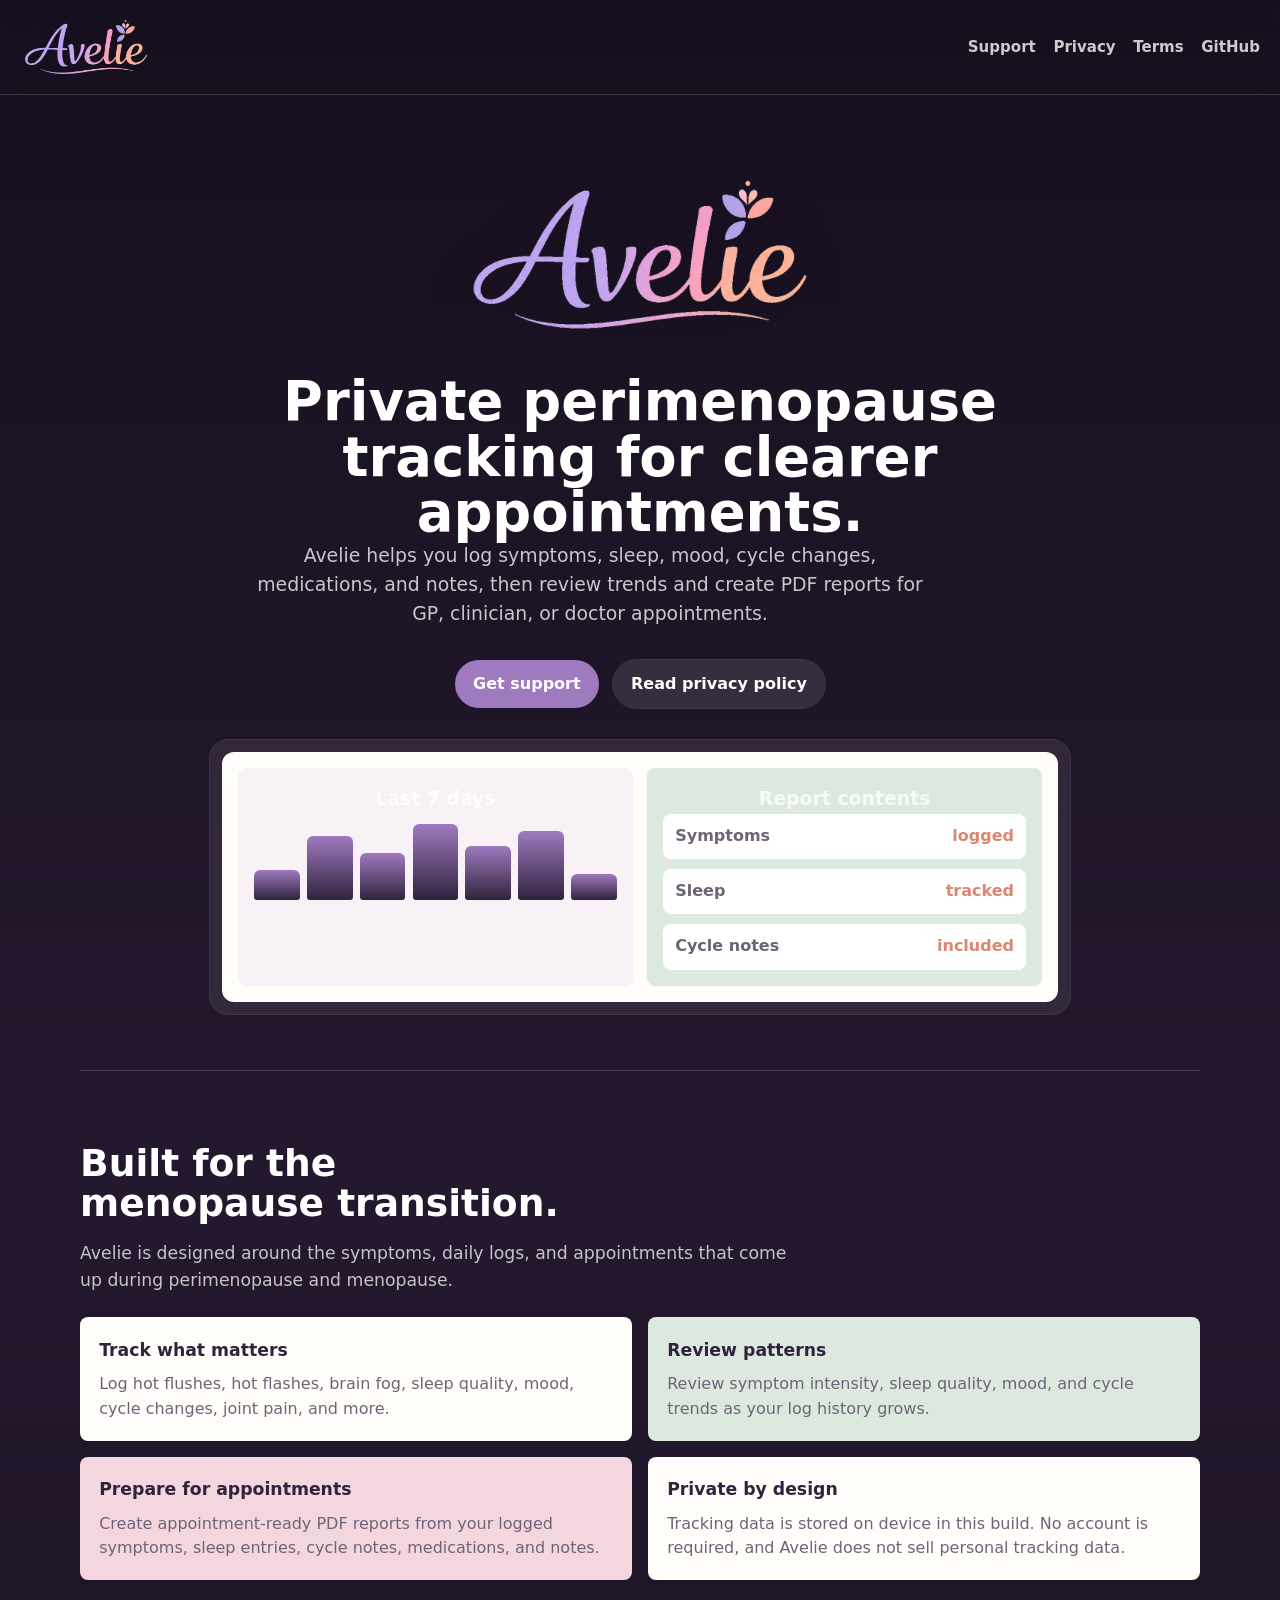
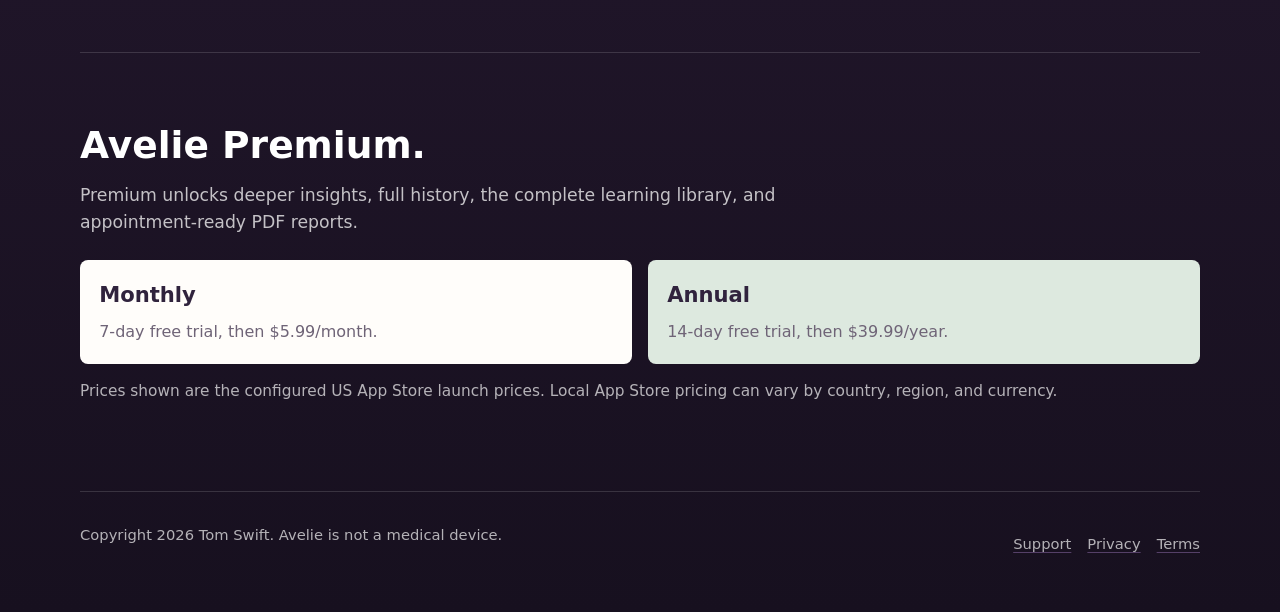
<file: docs/index.html>
<!doctype html>
<html lang="en">
  <head>
    <meta charset="utf-8">
    <meta name="viewport" content="width=device-width, initial-scale=1">
    <title>Avelie - Perimenopause Symptom Tracker</title>
    <meta name="description" content="Avelie helps users track perimenopause and menopause symptoms, review patterns, and prepare appointment-ready PDF reports.">
    <link rel="stylesheet" href="styles.css">
  </head>
  <body>
    <header class="site-header">
      <a class="brand" href="index.html" aria-label="Avelie home">
        <img src="assets/avelie-logo.png" alt="Avelie">
      </a>
      <nav class="site-nav" aria-label="Main navigation">
        <a href="support.html">Support</a>
        <a href="privacy.html">Privacy</a>
        <a href="terms.html">Terms</a>
        <a href="https://github.com/tomswiftpost/avelie">GitHub</a>
      </nav>
    </header>

    <main>
      <section class="hero">
        <img class="hero-logo" src="assets/avelie-logo.png" alt="Avelie">
        <div>
          <h1>Private perimenopause tracking for clearer appointments.</h1>
          <p>Avelie helps you log symptoms, sleep, mood, cycle changes, medications, and notes, then review trends and create PDF reports for GP, clinician, or doctor appointments.</p>
        </div>
        <div class="hero-actions">
          <a class="button" href="support.html">Get support</a>
          <a class="button secondary" href="privacy.html">Read privacy policy</a>
        </div>
        <aside class="app-preview" aria-label="Avelie app preview">
          <div class="phone-screen">
            <div class="app-card">
              <p class="mini-title">Last 7 days</p>
              <div class="bar-chart" aria-hidden="true">
                <span></span>
                <span></span>
                <span></span>
                <span></span>
                <span></span>
                <span></span>
                <span></span>
              </div>
            </div>
            <div class="app-card highlight">
              <p class="mini-title">Report contents</p>
              <div class="metric-row">
                <div class="metric"><span>Symptoms</span><strong>logged</strong></div>
                <div class="metric"><span>Sleep</span><strong>tracked</strong></div>
                <div class="metric"><span>Cycle notes</span><strong>included</strong></div>
              </div>
            </div>
          </div>
        </aside>
      </section>

      <section class="section">
        <h2>Built for the menopause transition.</h2>
        <p class="section-lead">Avelie is designed around the symptoms, daily logs, and appointments that come up during perimenopause and menopause.</p>
        <div class="feature-grid">
          <article class="feature-card">
            <h3>Track what matters</h3>
            <p>Log hot flushes, hot flashes, brain fog, sleep quality, mood, cycle changes, joint pain, and more.</p>
          </article>
          <article class="feature-card">
            <h3>Review patterns</h3>
            <p>Review symptom intensity, sleep quality, mood, and cycle trends as your log history grows.</p>
          </article>
          <article class="feature-card">
            <h3>Prepare for appointments</h3>
            <p>Create appointment-ready PDF reports from your logged symptoms, sleep entries, cycle notes, medications, and notes.</p>
          </article>
          <article class="feature-card">
            <h3>Private by design</h3>
            <p>Tracking data is stored on device in this build. No account is required, and Avelie does not sell personal tracking data.</p>
          </article>
        </div>
      </section>

      <section class="section">
        <h2>Avelie Premium.</h2>
        <p class="section-lead">Premium unlocks deeper insights, full history, the complete learning library, and appointment-ready PDF reports.</p>
        <div class="pricing">
          <article class="price-card">
            <strong>Monthly</strong>
            <span>7-day free trial, then $5.99/month.</span>
          </article>
          <article class="price-card">
            <strong>Annual</strong>
            <span>14-day free trial, then $39.99/year.</span>
          </article>
        </div>
        <p class="pricing-note">Prices shown are the configured US App Store launch prices. Local App Store pricing can vary by country, region, and currency.</p>
      </section>
    </main>

    <footer class="site-footer">
      <span>Copyright 2026 Tom Swift. Avelie is not a medical device.</span>
      <span class="footer-links">
        <a href="support.html">Support</a>
        <a href="privacy.html">Privacy</a>
        <a href="terms.html">Terms</a>
      </span>
    </footer>
  </body>
</html>
</file>
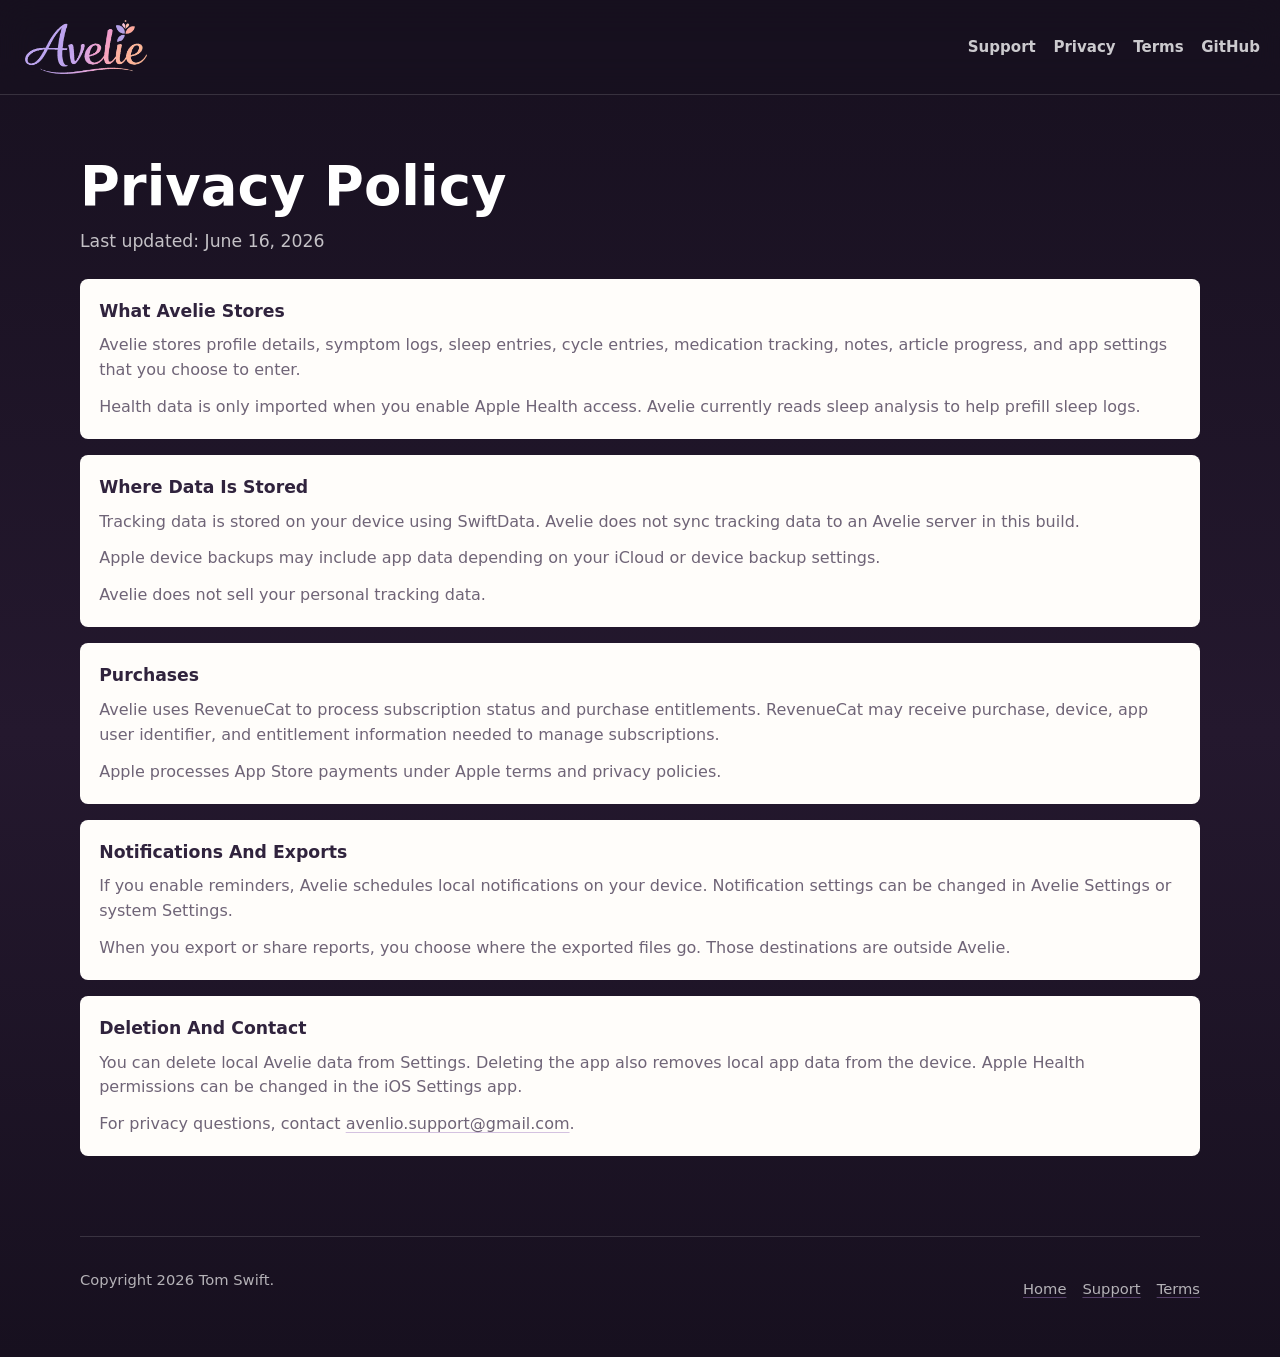
<file: docs/privacy.html>
<!doctype html>
<html lang="en">
  <head>
    <meta charset="utf-8">
    <meta name="viewport" content="width=device-width, initial-scale=1">
    <title>Avelie Privacy Policy</title>
    <meta name="description" content="Privacy policy for Avelie.">
    <link rel="stylesheet" href="styles.css">
  </head>
  <body>
    <header class="site-header">
      <a class="brand" href="index.html" aria-label="Avelie home">
        <img src="assets/avelie-logo.png" alt="Avelie">
      </a>
      <nav class="site-nav" aria-label="Main navigation">
        <a href="support.html">Support</a>
        <a href="privacy.html">Privacy</a>
        <a href="terms.html">Terms</a>
        <a href="https://github.com/tomswiftpost/avelie">GitHub</a>
      </nav>
    </header>

    <main class="legal-page">
      <h1>Privacy Policy</h1>
      <p>Last updated: June 16, 2026</p>

      <section class="legal-card">
        <h2>What Avelie Stores</h2>
        <p>Avelie stores profile details, symptom logs, sleep entries, cycle entries, medication tracking, notes, article progress, and app settings that you choose to enter.</p>
        <p>Health data is only imported when you enable Apple Health access. Avelie currently reads sleep analysis to help prefill sleep logs.</p>
      </section>

      <section class="legal-card">
        <h2>Where Data Is Stored</h2>
        <p>Tracking data is stored on your device using SwiftData. Avelie does not sync tracking data to an Avelie server in this build.</p>
        <p>Apple device backups may include app data depending on your iCloud or device backup settings.</p>
        <p>Avelie does not sell your personal tracking data.</p>
      </section>

      <section class="legal-card">
        <h2>Purchases</h2>
        <p>Avelie uses RevenueCat to process subscription status and purchase entitlements. RevenueCat may receive purchase, device, app user identifier, and entitlement information needed to manage subscriptions.</p>
        <p>Apple processes App Store payments under Apple terms and privacy policies.</p>
      </section>

      <section class="legal-card">
        <h2>Notifications And Exports</h2>
        <p>If you enable reminders, Avelie schedules local notifications on your device. Notification settings can be changed in Avelie Settings or system Settings.</p>
        <p>When you export or share reports, you choose where the exported files go. Those destinations are outside Avelie.</p>
      </section>

      <section class="legal-card">
        <h2>Deletion And Contact</h2>
        <p>You can delete local Avelie data from Settings. Deleting the app also removes local app data from the device. Apple Health permissions can be changed in the iOS Settings app.</p>
        <p>For privacy questions, contact <a href="mailto:avenlio.support@gmail.com?subject=Avelie%20privacy">avenlio.support@gmail.com</a>.</p>
      </section>
    </main>

    <footer class="site-footer">
      <span>Copyright 2026 Tom Swift.</span>
      <span class="footer-links">
        <a href="index.html">Home</a>
        <a href="support.html">Support</a>
        <a href="terms.html">Terms</a>
      </span>
    </footer>
  </body>
</html>
</file>
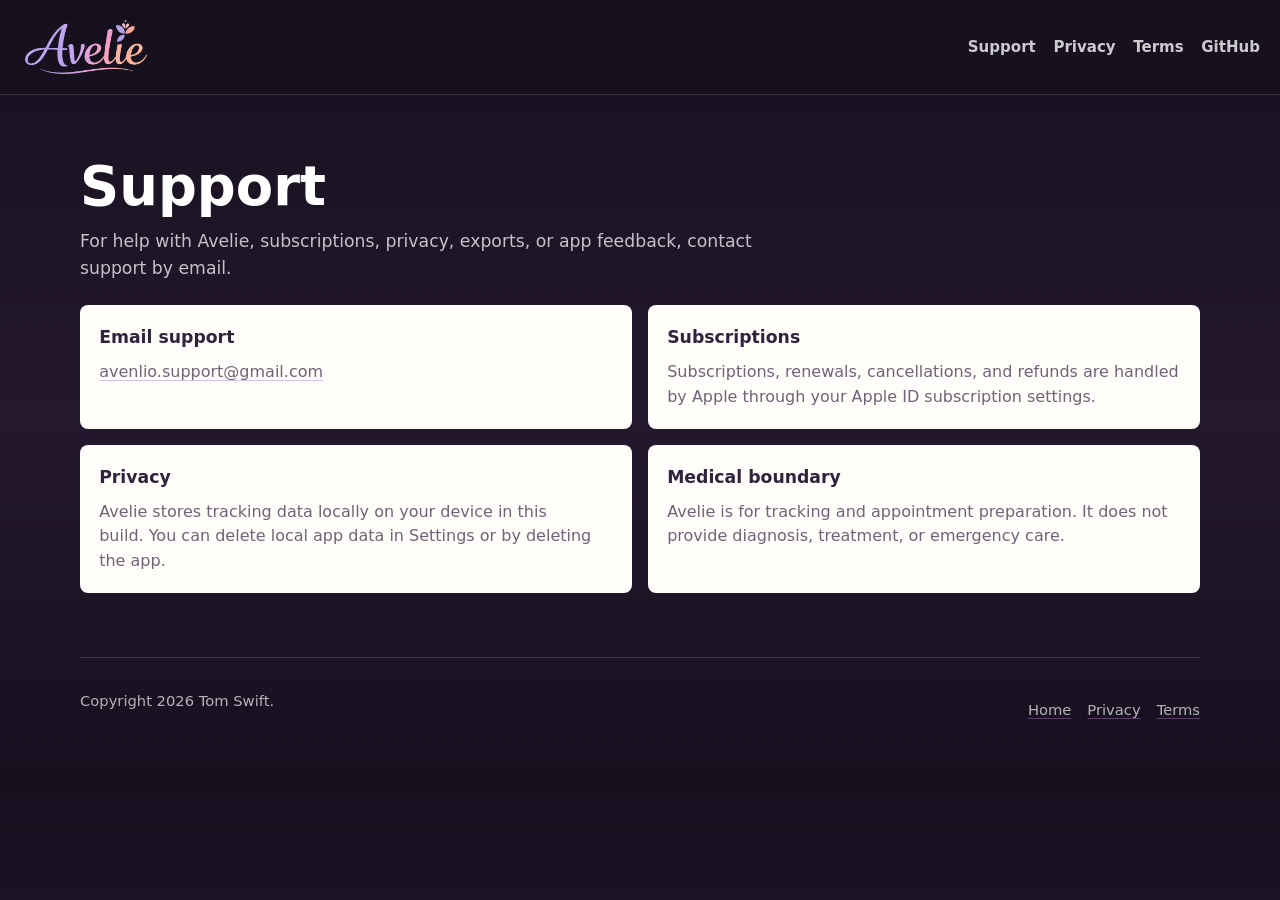
<file: docs/support.html>
<!doctype html>
<html lang="en">
  <head>
    <meta charset="utf-8">
    <meta name="viewport" content="width=device-width, initial-scale=1">
    <title>Avelie Support</title>
    <meta name="description" content="Support information for Avelie.">
    <link rel="stylesheet" href="styles.css">
  </head>
  <body>
    <header class="site-header">
      <a class="brand" href="index.html" aria-label="Avelie home">
        <img src="assets/avelie-logo.png" alt="Avelie">
      </a>
      <nav class="site-nav" aria-label="Main navigation">
        <a href="support.html">Support</a>
        <a href="privacy.html">Privacy</a>
        <a href="terms.html">Terms</a>
        <a href="https://github.com/tomswiftpost/avelie">GitHub</a>
      </nav>
    </header>

    <main class="legal-page">
      <h1>Support</h1>
      <p>For help with Avelie, subscriptions, privacy, exports, or app feedback, contact support by email.</p>

      <div class="support-grid">
        <article class="support-card">
          <h2>Email support</h2>
          <p><a href="mailto:avenlio.support@gmail.com?subject=Avelie%20support">avenlio.support@gmail.com</a></p>
        </article>
        <article class="support-card">
          <h2>Subscriptions</h2>
          <p>Subscriptions, renewals, cancellations, and refunds are handled by Apple through your Apple ID subscription settings.</p>
        </article>
        <article class="support-card">
          <h2>Privacy</h2>
          <p>Avelie stores tracking data locally on your device in this build. You can delete local app data in Settings or by deleting the app.</p>
        </article>
        <article class="support-card">
          <h2>Medical boundary</h2>
          <p>Avelie is for tracking and appointment preparation. It does not provide diagnosis, treatment, or emergency care.</p>
        </article>
      </div>
    </main>

    <footer class="site-footer">
      <span>Copyright 2026 Tom Swift.</span>
      <span class="footer-links">
        <a href="index.html">Home</a>
        <a href="privacy.html">Privacy</a>
        <a href="terms.html">Terms</a>
      </span>
    </footer>
  </body>
</html>
</file>
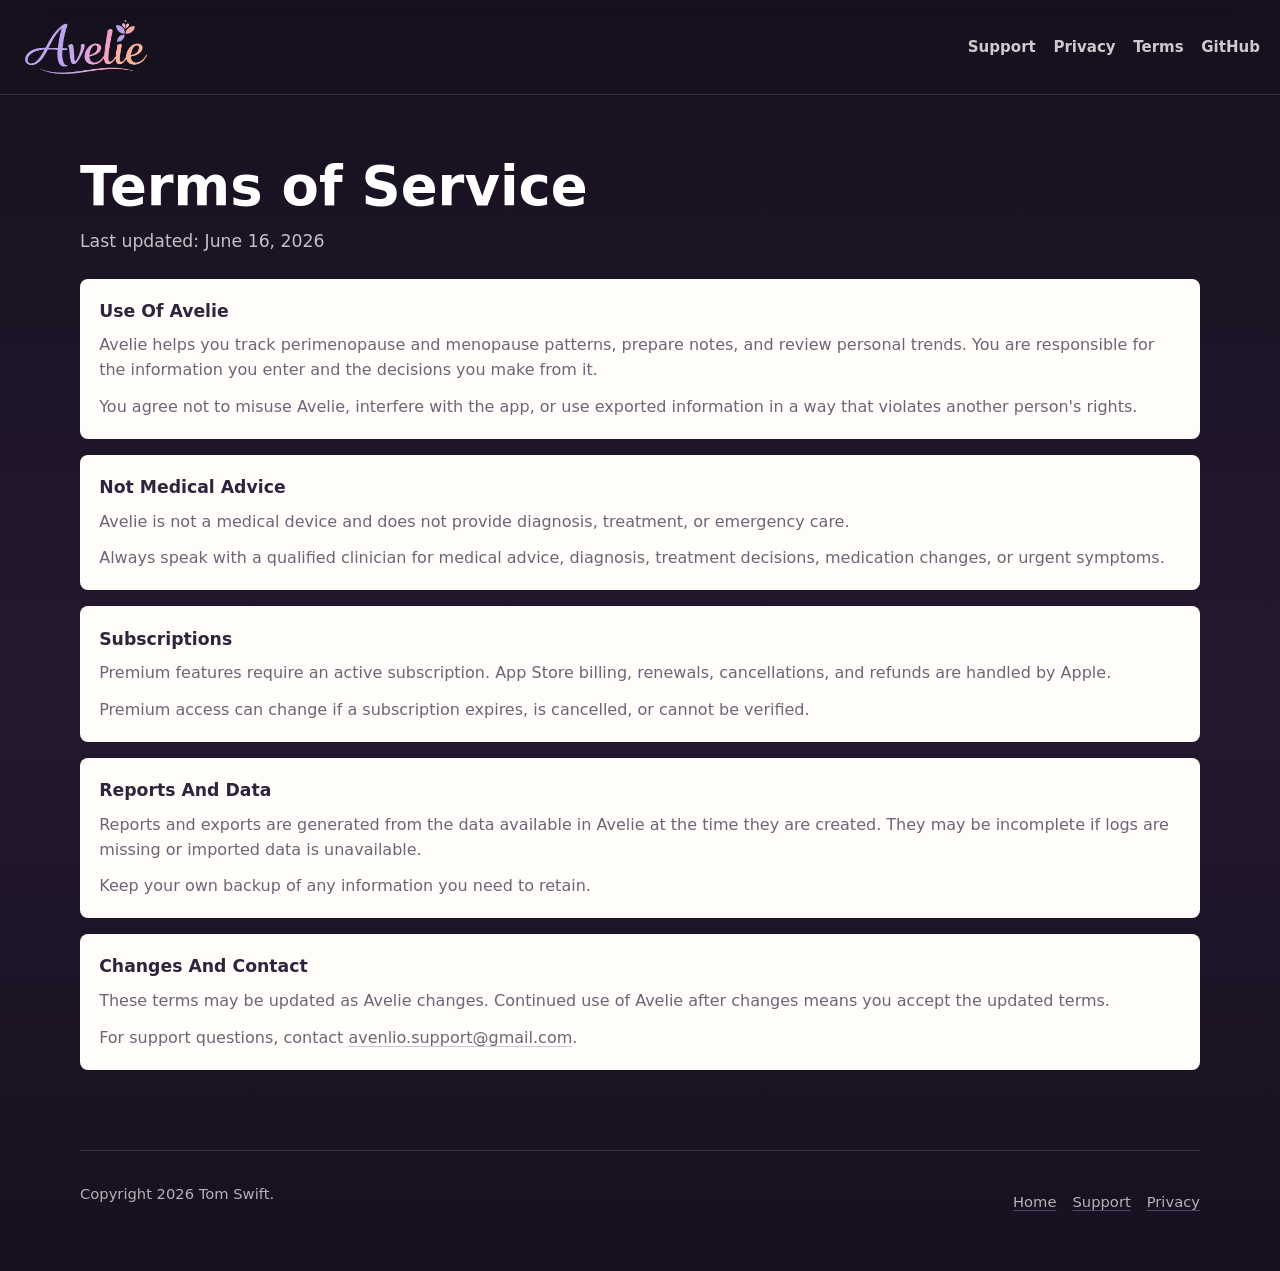
<file: docs/terms.html>
<!doctype html>
<html lang="en">
  <head>
    <meta charset="utf-8">
    <meta name="viewport" content="width=device-width, initial-scale=1">
    <title>Avelie Terms of Service</title>
    <meta name="description" content="Terms of service for Avelie.">
    <link rel="stylesheet" href="styles.css">
  </head>
  <body>
    <header class="site-header">
      <a class="brand" href="index.html" aria-label="Avelie home">
        <img src="assets/avelie-logo.png" alt="Avelie">
      </a>
      <nav class="site-nav" aria-label="Main navigation">
        <a href="support.html">Support</a>
        <a href="privacy.html">Privacy</a>
        <a href="terms.html">Terms</a>
        <a href="https://github.com/tomswiftpost/avelie">GitHub</a>
      </nav>
    </header>

    <main class="legal-page">
      <h1>Terms of Service</h1>
      <p>Last updated: June 16, 2026</p>

      <section class="legal-card">
        <h2>Use Of Avelie</h2>
        <p>Avelie helps you track perimenopause and menopause patterns, prepare notes, and review personal trends. You are responsible for the information you enter and the decisions you make from it.</p>
        <p>You agree not to misuse Avelie, interfere with the app, or use exported information in a way that violates another person's rights.</p>
      </section>

      <section class="legal-card">
        <h2>Not Medical Advice</h2>
        <p>Avelie is not a medical device and does not provide diagnosis, treatment, or emergency care.</p>
        <p>Always speak with a qualified clinician for medical advice, diagnosis, treatment decisions, medication changes, or urgent symptoms.</p>
      </section>

      <section class="legal-card">
        <h2>Subscriptions</h2>
        <p>Premium features require an active subscription. App Store billing, renewals, cancellations, and refunds are handled by Apple.</p>
        <p>Premium access can change if a subscription expires, is cancelled, or cannot be verified.</p>
      </section>

      <section class="legal-card">
        <h2>Reports And Data</h2>
        <p>Reports and exports are generated from the data available in Avelie at the time they are created. They may be incomplete if logs are missing or imported data is unavailable.</p>
        <p>Keep your own backup of any information you need to retain.</p>
      </section>

      <section class="legal-card">
        <h2>Changes And Contact</h2>
        <p>These terms may be updated as Avelie changes. Continued use of Avelie after changes means you accept the updated terms.</p>
        <p>For support questions, contact <a href="mailto:avenlio.support@gmail.com?subject=Avelie%20support">avenlio.support@gmail.com</a>.</p>
      </section>
    </main>

    <footer class="site-footer">
      <span>Copyright 2026 Tom Swift.</span>
      <span class="footer-links">
        <a href="index.html">Home</a>
        <a href="support.html">Support</a>
        <a href="privacy.html">Privacy</a>
      </span>
    </footer>
  </body>
</html>
</file>
<file: docs/styles.css>
:root {
  --ink: #2b2034;
  --muted: #6f6477;
  --canvas: #17101f;
  --canvas-soft: #24182e;
  --surface: #fffdfa;
  --surface-soft: #f8f1f6;
  --line: rgba(43, 32, 52, 0.14);
  --line-dark: rgba(255, 255, 255, 0.14);
  --plum: #9f7abf;
  --plum-deep: #30233d;
  --terracotta: #dc876f;
  --sage: #dde9df;
  --rose: #f4d6df;
  --white: #ffffff;
  color-scheme: light;
}

* {
  box-sizing: border-box;
}

html {
  scroll-behavior: smooth;
  -webkit-font-smoothing: antialiased;
}

body {
  margin: 0;
  font-family: "Avenir Next", Avenir, "Segoe UI", system-ui, sans-serif;
  color: var(--white);
  background: linear-gradient(180deg, var(--canvas) 0%, var(--canvas-soft) 54%, var(--canvas) 100%);
  line-height: 1.55;
}

a {
  color: inherit;
  text-decoration-color: rgba(159, 122, 191, 0.45);
  text-underline-offset: 0.2em;
}

a:hover {
  text-decoration-color: currentColor;
}

p {
  text-wrap: pretty;
}

.site-header {
  position: sticky;
  top: 0;
  z-index: 10;
  display: flex;
  align-items: center;
  justify-content: space-between;
  gap: 1rem;
  padding: 0.95rem 1.25rem;
  background: rgba(23, 16, 31, 0.88);
  border-bottom: 1px solid var(--line-dark);
  backdrop-filter: blur(18px);
}

.brand {
  display: inline-flex;
  align-items: center;
  min-height: 44px;
  color: var(--white);
  text-decoration: none;
}

.brand img {
  display: block;
  width: 132px;
  height: auto;
}

.site-nav {
  display: flex;
  align-items: center;
  gap: 1.1rem;
  color: rgba(255, 255, 255, 0.78);
  font-size: 0.94rem;
  font-weight: 700;
}

.site-nav a {
  min-height: 40px;
  display: inline-flex;
  align-items: center;
  text-decoration: none;
  transition-property: color;
  transition-duration: 160ms;
  transition-timing-function: ease-out;
}

.site-nav a:hover {
  color: var(--white);
}

.hero,
.section,
.legal-page,
.site-footer {
  width: min(1120px, calc(100% - 2.5rem));
  margin: 0 auto;
}

.hero {
  min-height: calc(100vh - 74px);
  display: flex;
  flex-direction: column;
  align-items: center;
  justify-content: center;
  gap: 2rem;
  padding: 4.5rem 0 3.5rem;
  text-align: center;
}

.hero-logo {
  width: 360px;
  max-width: 100%;
  height: auto;
  filter: drop-shadow(0 14px 26px rgba(0, 0, 0, 0.24));
}

.hero h1,
.page-title,
.legal-page h1 {
  max-width: 780px;
  margin: 0;
  color: var(--white);
  font-size: 3.4rem;
  line-height: 1.02;
  letter-spacing: 0;
  text-wrap: balance;
}

.hero p {
  max-width: 680px;
  margin: 0;
  color: rgba(255, 255, 255, 0.76);
  font-size: 1.18rem;
}

.hero-actions {
  display: flex;
  flex-wrap: wrap;
  justify-content: center;
  gap: 0.85rem;
}

.button {
  display: inline-flex;
  align-items: center;
  justify-content: center;
  min-height: 48px;
  padding: 0 1.15rem;
  border-radius: 999px;
  background: var(--plum);
  color: var(--white);
  font-weight: 800;
  text-decoration: none;
  transition-property: transform, background-color, color;
  transition-duration: 180ms;
  transition-timing-function: cubic-bezier(0.2, 0, 0, 1);
}

.button:hover {
  background: #ad8bca;
}

.button:active {
  transform: scale(0.96);
}

.button.secondary {
  background: rgba(255, 255, 255, 0.1);
  color: var(--white);
  outline: 1px solid var(--line-dark);
}

.button.secondary:hover {
  background: rgba(255, 255, 255, 0.16);
}

.app-preview {
  width: min(860px, 100%);
  padding: 0.75rem;
  border-radius: 18px;
  background: rgba(255, 255, 255, 0.08);
  outline: 1px solid var(--line-dark);
}

.phone-screen {
  display: grid;
  grid-template-columns: 1fr 1fr;
  gap: 0.9rem;
  padding: 1rem;
  border-radius: 12px;
  background: var(--surface);
  color: var(--ink);
}

.app-card {
  min-height: 132px;
  padding: 1rem;
  border-radius: 8px;
  background: var(--surface-soft);
}

.app-card.highlight {
  background: var(--sage);
}

.mini-title {
  margin: 0 0 0.65rem;
  color: var(--plum-deep);
  font-size: 0.96rem;
  font-weight: 800;
}

.app-card p:not(.mini-title) {
  margin: 0;
  color: var(--muted);
}

.bar-chart {
  display: grid;
  grid-template-columns: repeat(7, 1fr);
  align-items: end;
  gap: 0.45rem;
  height: 5.4rem;
}

.bar-chart span {
  display: block;
  border-radius: 6px 6px 3px 3px;
  background: linear-gradient(180deg, var(--plum), var(--plum-deep));
}

.bar-chart span:nth-child(1) { height: 35%; }
.bar-chart span:nth-child(2) { height: 74%; }
.bar-chart span:nth-child(3) { height: 55%; }
.bar-chart span:nth-child(4) { height: 88%; }
.bar-chart span:nth-child(5) { height: 62%; }
.bar-chart span:nth-child(6) { height: 80%; }
.bar-chart span:nth-child(7) { height: 30%; }

.metric-row {
  display: grid;
  gap: 0.6rem;
}

.metric {
  display: flex;
  align-items: center;
  justify-content: space-between;
  gap: 1rem;
  padding: 0.65rem 0.75rem;
  border-radius: 8px;
  background: var(--white);
  color: var(--muted);
  font-weight: 700;
}

.metric strong {
  color: var(--terracotta);
  font-variant-numeric: tabular-nums;
}

.section {
  padding: 4.5rem 0;
  border-top: 1px solid var(--line-dark);
}

.section h2 {
  max-width: 720px;
  margin: 0 0 1rem;
  color: var(--white);
  font-size: 2.35rem;
  line-height: 1.08;
  letter-spacing: 0;
  text-wrap: balance;
}

.section-lead,
.legal-page > p {
  max-width: 720px;
  margin: 0 0 1.5rem;
  color: rgba(255, 255, 255, 0.74);
  font-size: 1.08rem;
}

.feature-grid,
.support-grid,
.legal-grid,
.pricing {
  display: grid;
  grid-template-columns: repeat(2, minmax(0, 1fr));
  gap: 1rem;
}

.feature-card,
.support-card,
.legal-card,
.price-card {
  padding: 1.2rem;
  border-radius: 8px;
  background: var(--surface);
  color: var(--ink);
}

.feature-card h3,
.support-card h2,
.legal-card h2,
.price-card strong {
  margin: 0 0 0.55rem;
  color: var(--plum-deep);
  font-size: 1.08rem;
}

.feature-card p,
.support-card p,
.legal-card p,
.legal-card li,
.price-card span {
  margin: 0;
  color: var(--muted);
}

.feature-card:nth-child(2),
.price-card:nth-child(2) {
  background: var(--sage);
}

.feature-card:nth-child(3) {
  background: var(--rose);
}

.price-card strong {
  display: block;
  font-size: 1.32rem;
}

.price-card span {
  display: block;
  margin-top: 0.3rem;
}

.pricing-note {
  margin-top: 1rem;
  color: rgba(255, 255, 255, 0.68);
  font-size: 0.96rem;
}

.legal-page {
  padding: 4rem 0;
}

.legal-page h1 {
  margin-bottom: 0.8rem;
}

.legal-card {
  margin-bottom: 1rem;
}

.legal-card p + p {
  margin-top: 0.75rem;
}

.legal-card ul {
  margin: 0;
  padding-left: 1.2rem;
}

.site-footer {
  padding: 2rem 0 3rem;
  border-top: 1px solid var(--line-dark);
  color: rgba(255, 255, 255, 0.68);
  display: flex;
  justify-content: space-between;
  gap: 1rem;
  flex-wrap: wrap;
  font-size: 0.92rem;
}

.footer-links {
  display: flex;
  gap: 1rem;
  flex-wrap: wrap;
}

.footer-links a {
  min-height: 40px;
  display: inline-flex;
  align-items: center;
}

@media (max-width: 860px) {
  .site-header {
    align-items: flex-start;
    flex-direction: column;
  }

  .hero {
    min-height: auto;
    padding-top: 3rem;
  }

  .hero h1,
  .page-title,
  .legal-page h1 {
    font-size: 2.65rem;
  }

  .phone-screen,
  .feature-grid,
  .support-grid,
  .legal-grid,
  .pricing {
    grid-template-columns: 1fr;
  }
}

@media (max-width: 560px) {
  .site-nav {
    width: 100%;
    justify-content: space-between;
    gap: 0.5rem;
    font-size: 0.84rem;
  }

  .brand img {
    width: 112px;
  }

  .hero,
  .section,
  .legal-page,
  .site-footer {
    width: min(100% - 1.5rem, 1120px);
  }

  .hero {
    gap: 1.4rem;
  }

  .hero h1,
  .page-title,
  .legal-page h1 {
    font-size: 2.2rem;
  }

  .hero p,
  .section-lead,
  .legal-page > p {
    font-size: 1rem;
  }

  .app-preview {
    padding: 0.5rem;
  }

  .phone-screen {
    padding: 0.75rem;
  }
}

@media (prefers-reduced-motion: reduce) {
  html {
    scroll-behavior: auto;
  }

  .button,
  .site-nav a {
    transition-duration: 0ms;
  }
}
</file>
